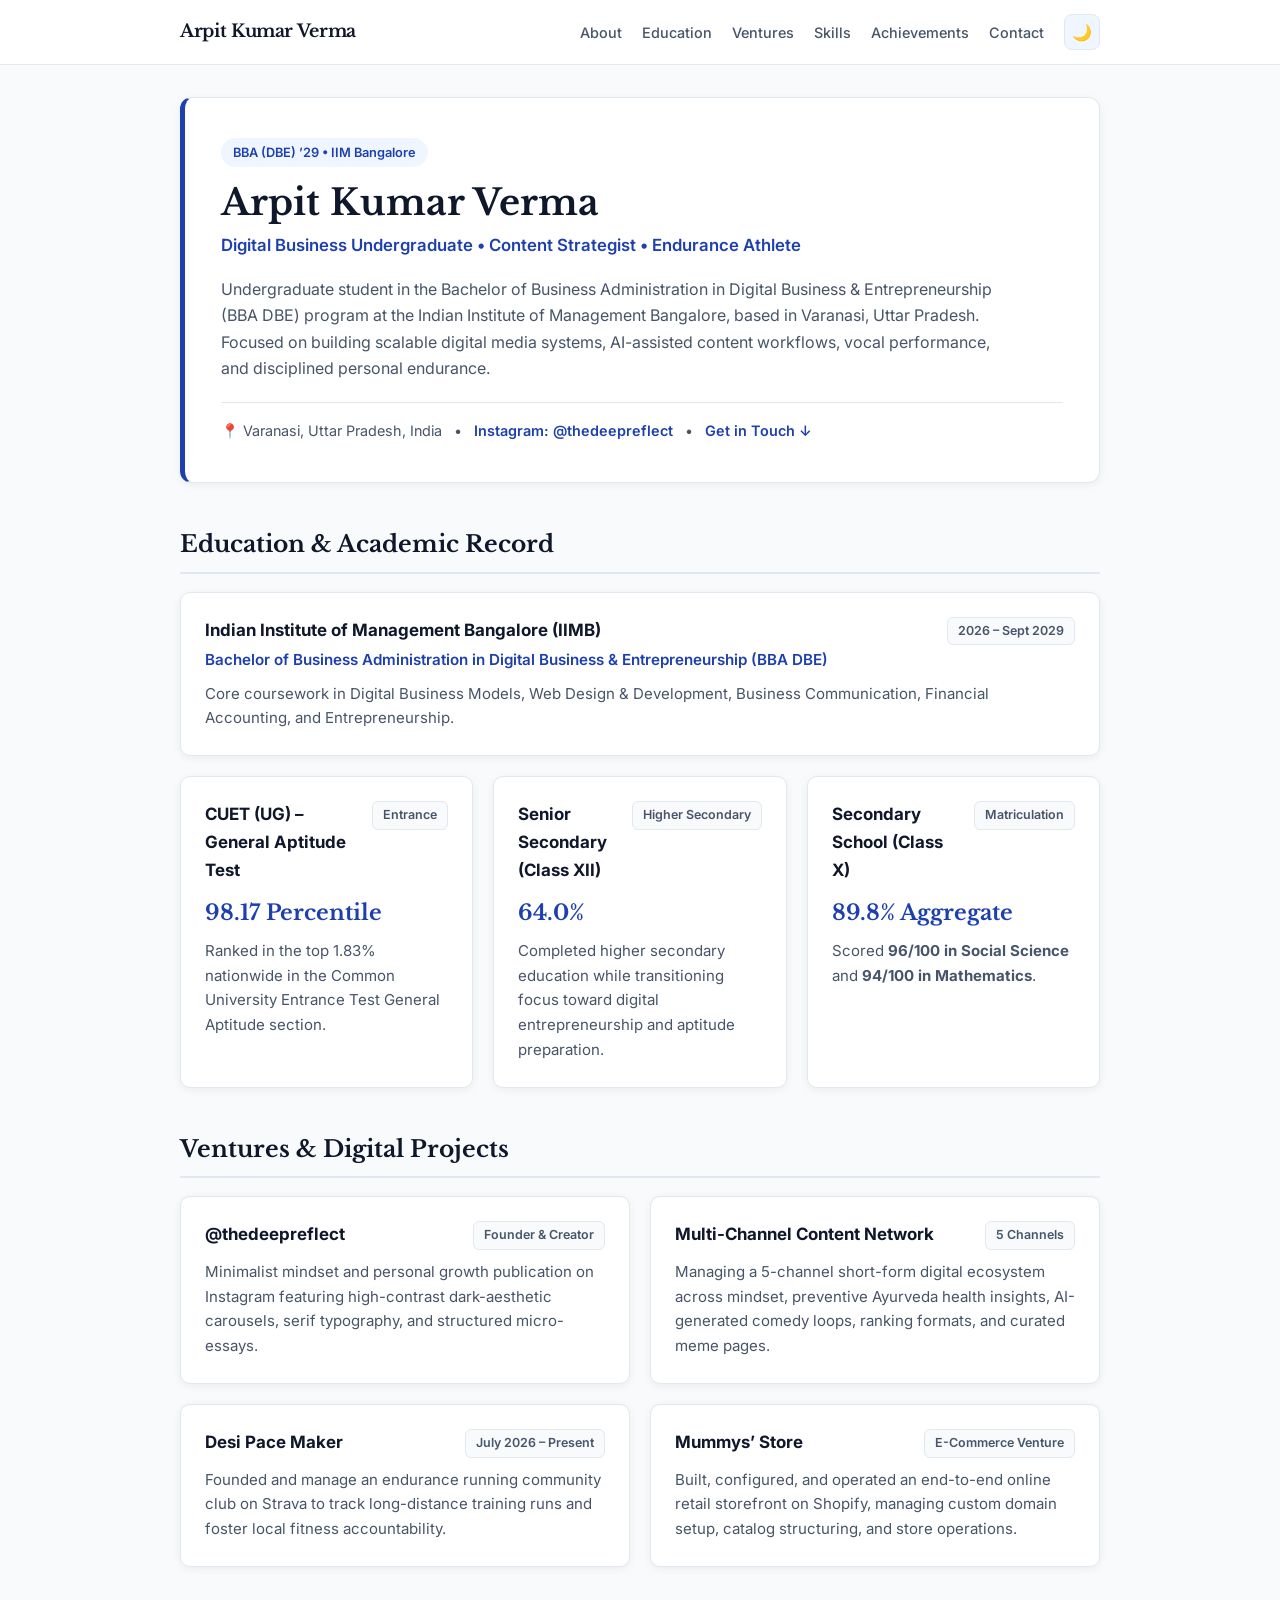
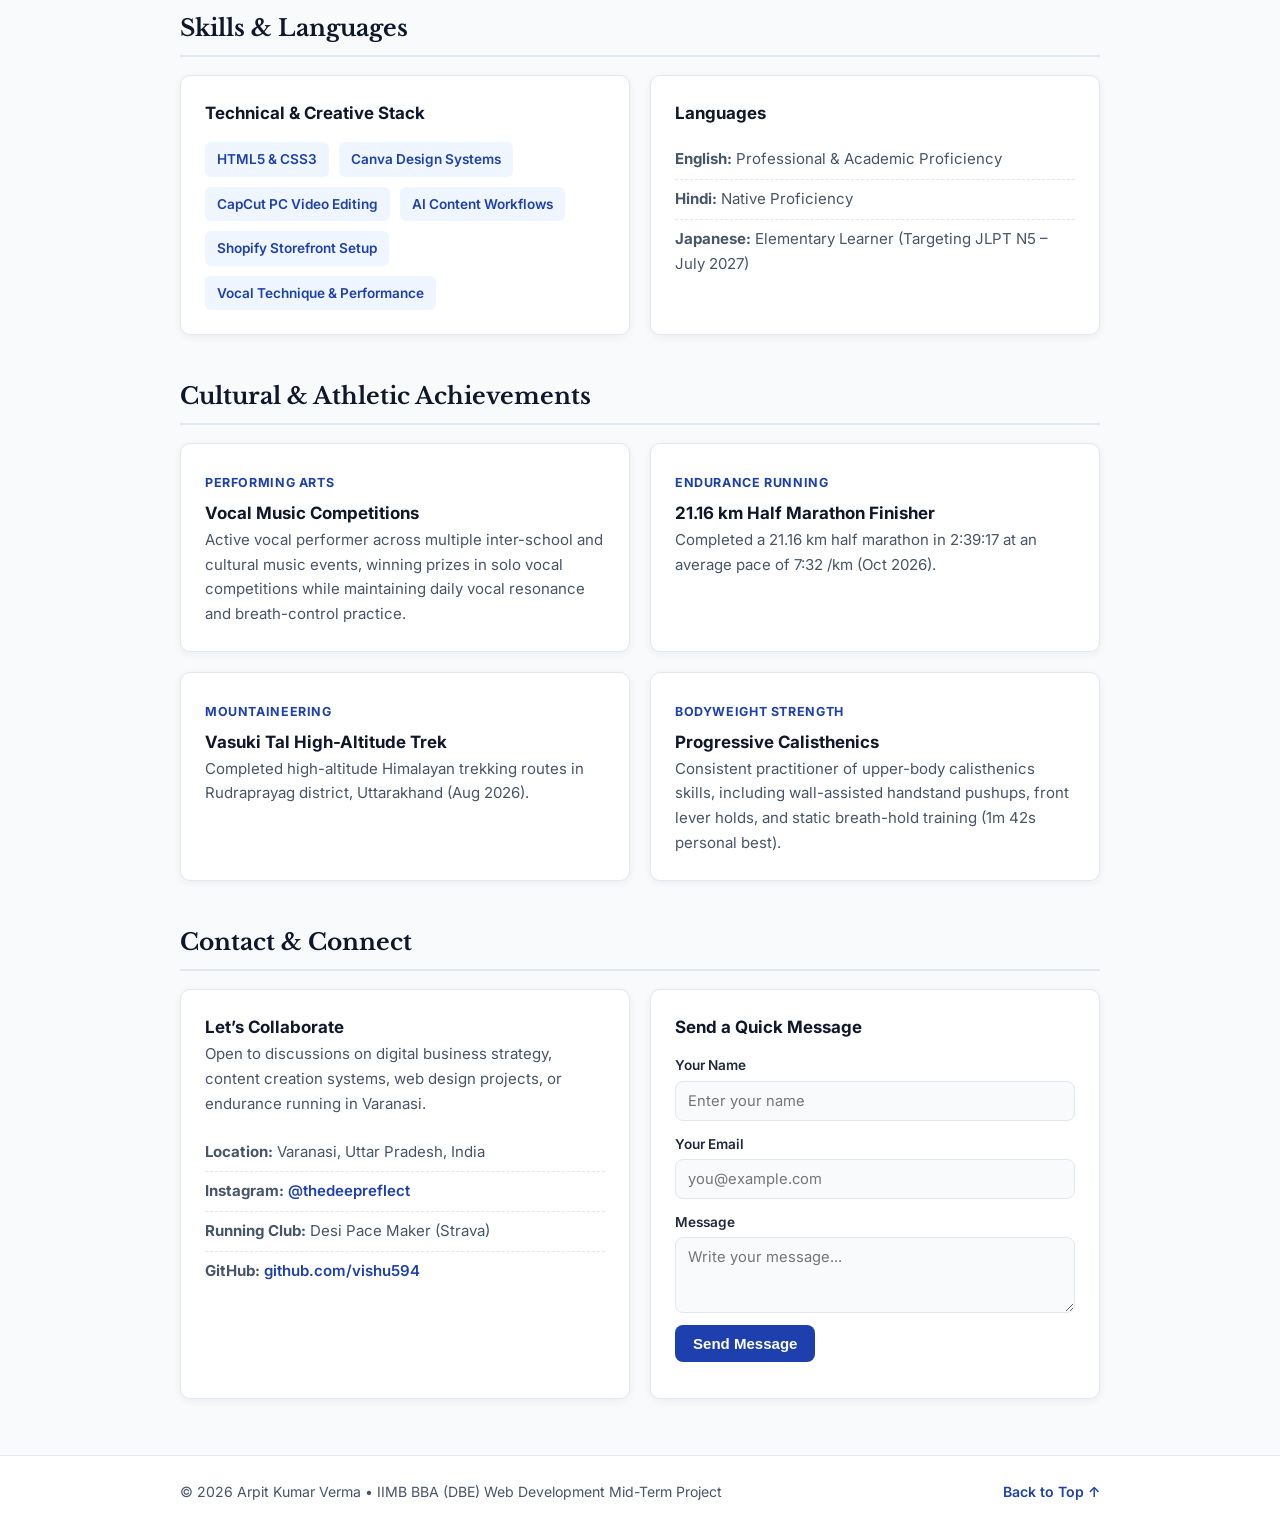
<file: index.html>
<!DOCTYPE html>
<html lang="en">
<head>
  <meta charset="UTF-8" />
  <meta name="viewport" content="width=device-width, initial-scale=1.0" />
  <title>Arpit Kumar Verma | Personal Resume</title>
  <!-- Google Fonts for Typography -->
  <link rel="preconnect" href="https://fonts.googleapis.com" />
  <link rel="preconnect" href="https://fonts.gstatic.com" crossorigin />
  <link href="https://fonts.googleapis.com/css2?family=Inter:wght@400;500;600;700&family=Libre+Baskerville:ital,wght@0,400;0,700;1,400&display=swap" rel="stylesheet" />
  <!-- External CSS Stylesheet -->
  <link rel="stylesheet" href="style.css" />
</head>
<body>

  <!-- Sticky Navigation Bar -->
  <header id="top-header">
    <nav class="navbar container">
      <a href="#about" class="brand-logo">Arpit Kumar Verma</a>
      <div class="nav-right">
        <ul class="nav-links">
          <li><a href="#about">About</a></li>
          <li><a href="#education">Education</a></li>
          <li><a href="#projects">Ventures</a></li>
          <li><a href="#skills">Skills</a></li>
          <li><a href="#achievements">Achievements</a></li>
          <li><a href="#contact">Contact</a></li>
        </ul>
        <button id="theme-toggle" class="theme-btn" aria-label="Toggle Dark Mode" title="Switch Theme">🌙</button>
      </div>
    </nav>
  </header>

  <main class="container">
    <!-- Hero / About Section -->
    <section id="about" class="hero-card">
      <div class="hero-content">
        <span class="badge">BBA (DBE) ’29 • IIM Bangalore</span>
        <h1>Arpit Kumar Verma</h1>
        <p class="subtitle">Digital Business Undergraduate • Content Strategist • Endurance Athlete</p>
        <p class="bio">
          Undergraduate student in the Bachelor of Business Administration in Digital Business &amp; Entrepreneurship (BBA DBE) program at the Indian Institute of Management Bangalore, based in Varanasi, Uttar Pradesh. Focused on building scalable digital media systems, AI-assisted content workflows, vocal performance, and disciplined personal endurance.
        </p>
        <div class="contact-bar">
          <span>📍 Varanasi, Uttar Pradesh, India</span>
          <span>•</span>
          <a href="https://instagram.com/thedeepreflect" target="_blank" rel="noopener noreferrer">Instagram: @thedeepreflect</a>
          <span>•</span>
          <a href="#contact">Get in Touch ↓</a>
        </div>
      </div>
    </section>

    <!-- Education & Academic Record Section -->
    <section id="education" class="content-section">
      <h2 class="section-heading">Education &amp; Academic Record</h2>

      <div class="card featured-card">
        <div class="card-header">
          <div>
            <h3>Indian Institute of Management Bangalore (IIMB)</h3>
            <p class="role-title">Bachelor of Business Administration in Digital Business &amp; Entrepreneurship (BBA DBE)</p>
          </div>
          <span class="date-tag">2026 – Sept 2029</span>
        </div>
        <p class="card-text">
          Core coursework in Digital Business Models, Web Design &amp; Development, Business Communication, Financial Accounting, and Entrepreneurship.
        </p>
      </div>

      <div class="grid-3 edu-grid">
        <div class="card">
          <div class="card-header">
            <h3>CUET (UG) – General Aptitude Test</h3>
            <span class="date-tag">Entrance</span>
          </div>
          <p class="metric-highlight">98.17 Percentile</p>
          <p class="card-text">Ranked in the top 1.83% nationwide in the Common University Entrance Test General Aptitude section.</p>
        </div>

        <div class="card">
          <div class="card-header">
            <h3>Senior Secondary (Class XII)</h3>
            <span class="date-tag">Higher Secondary</span>
          </div>
          <p class="metric-highlight">64.0%</p>
          <p class="card-text">Completed higher secondary education while transitioning focus toward digital entrepreneurship and aptitude preparation.</p>
        </div>

        <div class="card">
          <div class="card-header">
            <h3>Secondary School (Class X)</h3>
            <span class="date-tag">Matriculation</span>
          </div>
          <p class="metric-highlight">89.8% Aggregate</p>
          <p class="card-text">Scored <strong>96/100 in Social Science</strong> and <strong>94/100 in Mathematics</strong>.</p>
        </div>
      </div>
    </section>

    <!-- Digital Ventures & Projects Section -->
    <section id="projects" class="content-section">
      <h2 class="section-heading">Ventures &amp; Digital Projects</h2>
      <div class="grid-2">
        <article class="card">
          <div class="card-header">
            <h3>@thedeepreflect</h3>
            <span class="date-tag">Founder &amp; Creator</span>
          </div>
          <p class="card-text">
            Minimalist mindset and personal growth publication on Instagram featuring high-contrast dark-aesthetic carousels, serif typography, and structured micro-essays.
          </p>
        </article>

        <article class="card">
          <div class="card-header">
            <h3>Multi-Channel Content Network</h3>
            <span class="date-tag">5 Channels</span>
          </div>
          <p class="card-text">
            Managing a 5-channel short-form digital ecosystem across mindset, preventive Ayurveda health insights, AI-generated comedy loops, ranking formats, and curated meme pages.
          </p>
        </article>

        <article class="card">
          <div class="card-header">
            <h3>Desi Pace Maker</h3>
            <span class="date-tag">July 2026 – Present</span>
          </div>
          <p class="card-text">
            Founded and manage an endurance running community club on Strava to track long-distance training runs and foster local fitness accountability.
          </p>
        </article>

        <article class="card">
          <div class="card-header">
            <h3>Mummys’ Store</h3>
            <span class="date-tag">E-Commerce Venture</span>
          </div>
          <p class="card-text">
            Built, configured, and operated an end-to-end online retail storefront on Shopify, managing custom domain setup, catalog structuring, and store operations.
          </p>
        </article>
      </div>
    </section>

    <!-- Skills & Languages Section -->
    <section id="skills" class="content-section">
      <h2 class="section-heading">Skills &amp; Languages</h2>
      <div class="grid-2">
        <div class="card">
          <h3>Technical &amp; Creative Stack</h3>
          <ul class="tag-list">
            <li>HTML5 &amp; CSS3</li>
            <li>Canva Design Systems</li>
            <li>CapCut PC Video Editing</li>
            <li>AI Content Workflows</li>
            <li>Shopify Storefront Setup</li>
            <li>Vocal Technique &amp; Performance</li>
          </ul>
        </div>

        <div class="card">
          <h3>Languages</h3>
          <ul class="clean-list">
            <li><strong>English:</strong> Professional &amp; Academic Proficiency</li>
            <li><strong>Hindi:</strong> Native Proficiency</li>
            <li><strong>Japanese:</strong> Elementary Learner (Targeting JLPT N5 – July 2027)</li>
          </ul>
        </div>
      </div>
    </section>

    <!-- Cultural, Athletic & Personal Achievements Section -->
    <section id="achievements" class="content-section">
      <h2 class="section-heading">Cultural &amp; Athletic Achievements</h2>
      <div class="grid-2">
        <div class="card">
          <span class="milestone-metric">Performing Arts</span>
          <h3>Vocal Music Competitions</h3>
          <p class="card-text">Active vocal performer across multiple inter-school and cultural music events, winning prizes in solo vocal competitions while maintaining daily vocal resonance and breath-control practice.</p>
        </div>

        <div class="card">
          <span class="milestone-metric">Endurance Running</span>
          <h3>21.16 km Half Marathon Finisher</h3>
          <p class="card-text">Completed a 21.16 km half marathon in 2:39:17 at an average pace of 7:32 /km (Oct 2026).</p>
        </div>

        <div class="card">
          <span class="milestone-metric">Mountaineering</span>
          <h3>Vasuki Tal High-Altitude Trek</h3>
          <p class="card-text">Completed high-altitude Himalayan trekking routes in Rudraprayag district, Uttarakhand (Aug 2026).</p>
        </div>

        <div class="card">
          <span class="milestone-metric">Bodyweight Strength</span>
          <h3>Progressive Calisthenics</h3>
          <p class="card-text">Consistent practitioner of upper-body calisthenics skills, including wall-assisted handstand pushups, front lever holds, and static breath-hold training (1m 42s personal best).</p>
        </div>
      </div>
    </section>

    <!-- Contact Section -->
    <section id="contact" class="content-section">
      <h2 class="section-heading">Contact &amp; Connect</h2>
      <div class="grid-2">
        <div class="card">
          <h3>Let’s Collaborate</h3>
          <p class="card-text" style="margin-bottom: 16px;">
            Open to discussions on digital business strategy, content creation systems, web design projects, or endurance running in Varanasi.
          </p>
          <ul class="clean-list">
            <li><strong>Location:</strong> Varanasi, Uttar Pradesh, India</li>
            <li><strong>Instagram:</strong> <a href="https://instagram.com/thedeepreflect" target="_blank" rel="noopener noreferrer" class="inline-link">@thedeepreflect</a></li>
            <li><strong>Running Club:</strong> Desi Pace Maker (Strava)</li>
            <li><strong>GitHub:</strong> <a href="https://github.com/vishu594" target="_blank" rel="noopener noreferrer" class="inline-link">github.com/vishu594</a></li>
          </ul>
        </div>

        <div class="card">
          <h3>Send a Quick Message</h3>
          <form class="contact-form" onsubmit="handleFormSubmit(event)">
            <div class="form-group">
              <label for="sender-name">Your Name</label>
              <input type="text" id="sender-name" placeholder="Enter your name" required />
            </div>
            <div class="form-group">
              <label for="sender-email">Your Email</label>
              <input type="email" id="sender-email" placeholder="you@example.com" required />
            </div>
            <div class="form-group">
              <label for="sender-msg">Message</label>
              <textarea id="sender-msg" rows="3" placeholder="Write your message..." required></textarea>
            </div>
            <button type="submit" class="submit-btn">Send Message</button>
            <p id="form-feedback" class="form-feedback"></p>
          </form>
        </div>
      </div>
    </section>
  </main>

  <!-- Footer -->
  <footer id="site-footer">
    <div class="container footer-content">
      <p>© 2026 Arpit Kumar Verma • IIMB BBA (DBE) Web Development Mid-Term Project</p>
      <a href="#top-header" class="back-to-top">Back to Top ↑</a>
    </div>
  </footer>

  <!-- Lightweight Script for Dark/Light Theme Toggle & Form Feedback -->
  <script>
    const themeToggle = document.getElementById('theme-toggle');
    const rootEl = document.documentElement;

    themeToggle.addEventListener('click', () => {
      const isDark = rootEl.getAttribute('data-theme') === 'dark';
      if (isDark) {
        rootEl.removeAttribute('data-theme');
        themeToggle.textContent = '🌙';
      } else {
        rootEl.setAttribute('data-theme', 'dark');
        themeToggle.textContent = '☀️';
      }
    });

    function handleFormSubmit(event) {
      event.preventDefault();
      const name = document.getElementById('sender-name').value;
      const feedback = document.getElementById('form-feedback');
      feedback.textContent = `Thank you, ${name}! Your message has been recorded.`;
      event.target.reset();
    }
  </script>
</body>
</html>
</file>
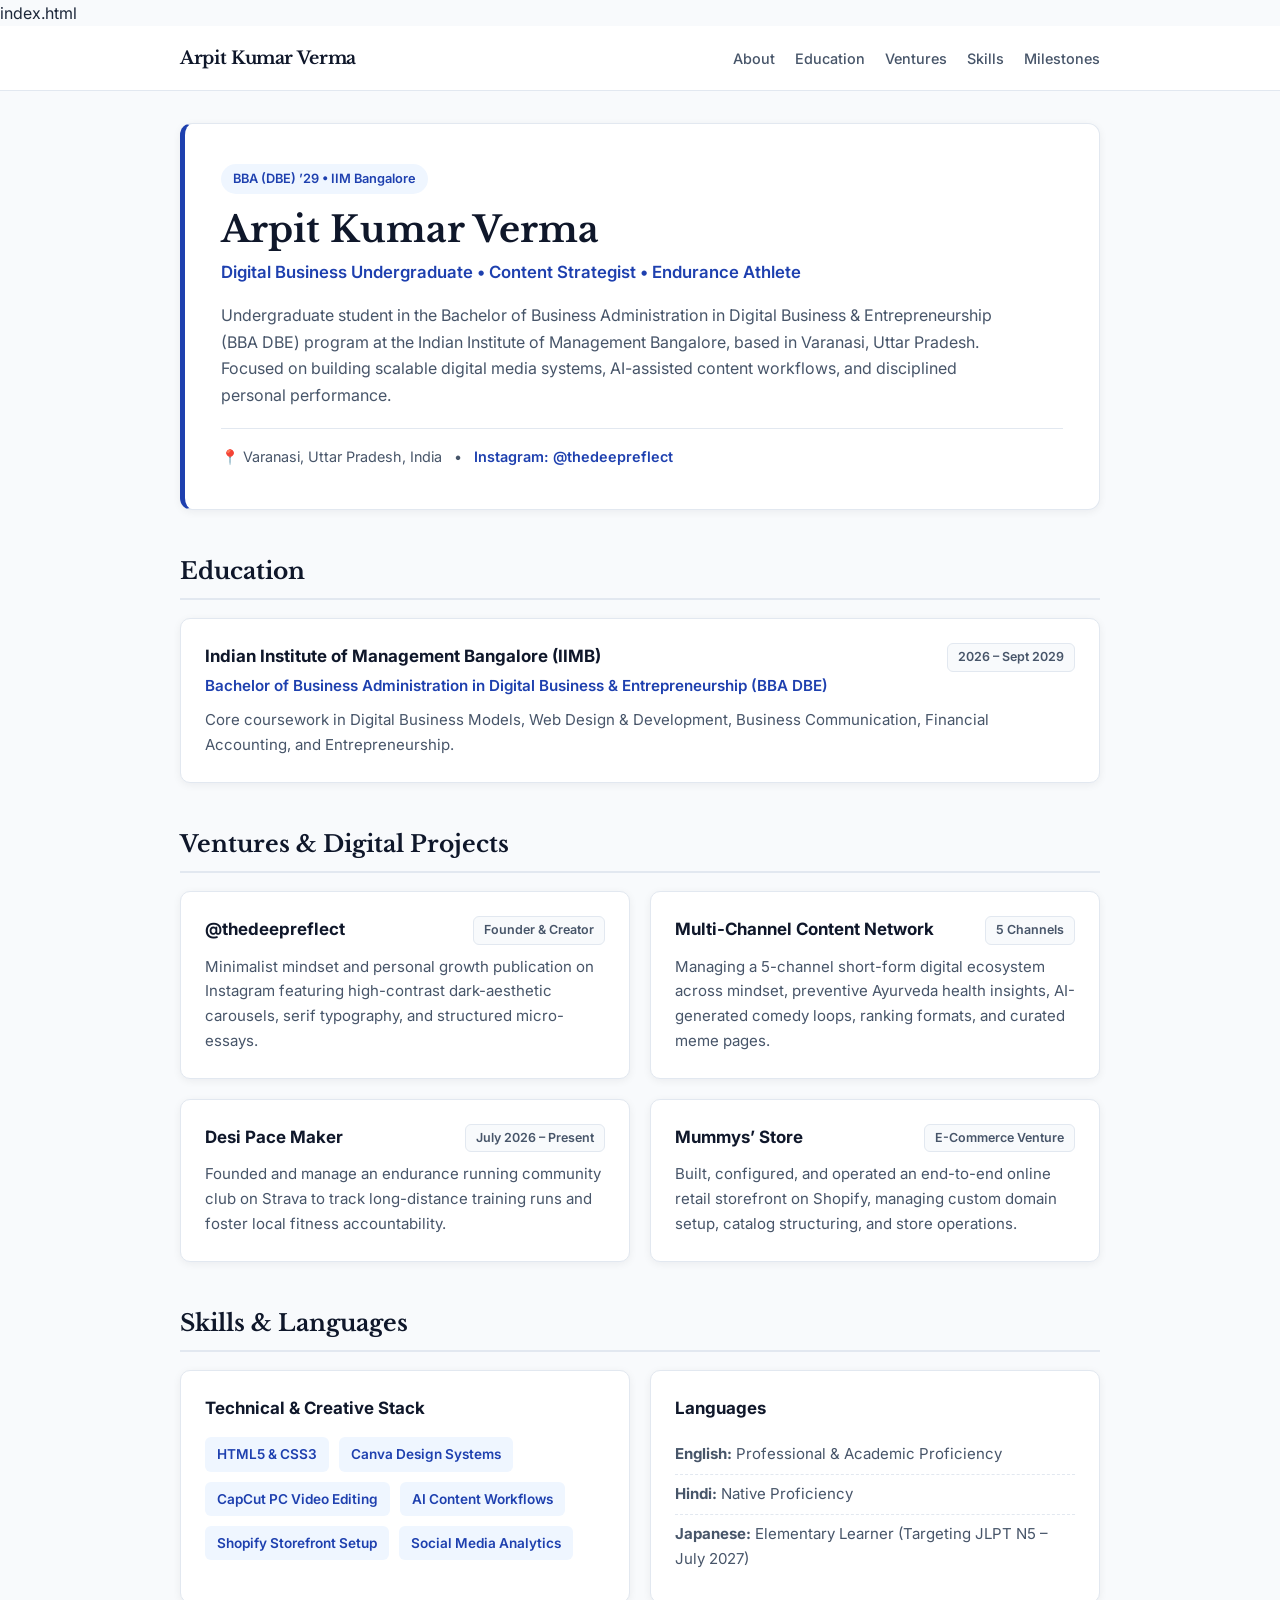
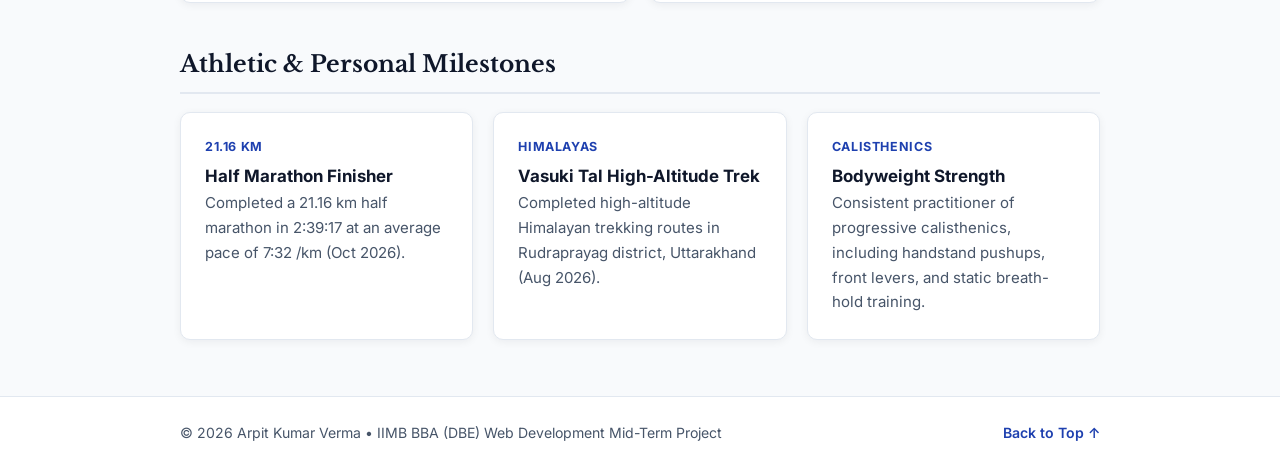
<file: gemini-code-1794887984639.html>
index.html
<html lang="en">
<head>
  <meta charset="UTF-8" />
  <meta name="viewport" content="width=device-width, initial-scale=1.0" />
  <title>Arpit Kumar Verma | Personal Resume</title>
  <!-- Google Fonts for Typography -->
  <link rel="preconnect" href="https://fonts.googleapis.com" />
  <link rel="preconnect" href="https://fonts.gstatic.com" crossorigin />
  <link href="https://fonts.googleapis.com/css2?family=Inter:wght@400;500;600;700&family=Libre+Baskerville:ital,wght@0,400;0,700;1,400&display=swap" rel="stylesheet" />
  <!-- External CSS Stylesheet -->
  <link rel="stylesheet" href="style.css" />
</head>
<body>

  <!-- Sticky Navigation Bar -->
  <header id="top-header">
    <nav class="navbar container">
      <a href="#about" class="brand-logo">Arpit Kumar Verma</a>
      <ul class="nav-links">
        <li><a href="#about">About</a></li>
        <li><a href="#education">Education</a></li>
        <li><a href="#projects">Ventures</a></li>
        <li><a href="#skills">Skills</a></li>
        <li><a href="#milestones">Milestones</a></li>
      </ul>
    </nav>
  </header>

  <main class="container">
    <!-- Hero / About Section -->
    <section id="about" class="hero-card">
      <div class="hero-content">
        <span class="badge">BBA (DBE) ’29 • IIM Bangalore</span>
        <h1>Arpit Kumar Verma</h1>
        <p class="subtitle">Digital Business Undergraduate • Content Strategist • Endurance Athlete</p>
        <p class="bio">
          Undergraduate student in the Bachelor of Business Administration in Digital Business &amp; Entrepreneurship (BBA DBE) program at the Indian Institute of Management Bangalore, based in Varanasi, Uttar Pradesh. Focused on building scalable digital media systems, AI-assisted content workflows, and disciplined personal performance.
        </p>
        <div class="contact-bar">
          <span>📍 Varanasi, Uttar Pradesh, India</span>
          <span>•</span>
          <a href="https://instagram.com/thedeepreflect" target="_blank" rel="noopener noreferrer">Instagram: @thedeepreflect</a>
        </div>
      </div>
    </section>

    <!-- Education Section -->
    <section id="education" class="content-section">
      <h2 class="section-heading">Education</h2>
      <div class="card">
        <div class="card-header">
          <div>
            <h3>Indian Institute of Management Bangalore (IIMB)</h3>
            <p class="role-title">Bachelor of Business Administration in Digital Business &amp; Entrepreneurship (BBA DBE)</p>
          </div>
          <span class="date-tag">2026 – Sept 2029</span>
        </div>
        <p class="card-text">
          Core coursework in Digital Business Models, Web Design &amp; Development, Business Communication, Financial Accounting, and Entrepreneurship.
        </p>
      </div>
    </section>

    <!-- Digital Ventures & Projects Section -->
    <section id="projects" class="content-section">
      <h2 class="section-heading">Ventures &amp; Digital Projects</h2>
      <div class="grid-2">
        <article class="card">
          <div class="card-header">
            <h3>@thedeepreflect</h3>
            <span class="date-tag">Founder &amp; Creator</span>
          </div>
          <p class="card-text">
            Minimalist mindset and personal growth publication on Instagram featuring high-contrast dark-aesthetic carousels, serif typography, and structured micro-essays.
          </p>
        </article>

        <article class="card">
          <div class="card-header">
            <h3>Multi-Channel Content Network</h3>
            <span class="date-tag">5 Channels</span>
          </div>
          <p class="card-text">
            Managing a 5-channel short-form digital ecosystem across mindset, preventive Ayurveda health insights, AI-generated comedy loops, ranking formats, and curated meme pages.
          </p>
        </article>

        <article class="card">
          <div class="card-header">
            <h3>Desi Pace Maker</h3>
            <span class="date-tag">July 2026 – Present</span>
          </div>
          <p class="card-text">
            Founded and manage an endurance running community club on Strava to track long-distance training runs and foster local fitness accountability.
          </p>
        </article>

        <article class="card">
          <div class="card-header">
            <h3>Mummys’ Store</h3>
            <span class="date-tag">E-Commerce Venture</span>
          </div>
          <p class="card-text">
            Built, configured, and operated an end-to-end online retail storefront on Shopify, managing custom domain setup, catalog structuring, and store operations.
          </p>
        </article>
      </div>
    </section>

    <!-- Skills & Languages Section -->
    <section id="skills" class="content-section">
      <h2 class="section-heading">Skills &amp; Languages</h2>
      <div class="grid-2">
        <div class="card">
          <h3>Technical &amp; Creative Stack</h3>
          <ul class="tag-list">
            <li>HTML5 &amp; CSS3</li>
            <li>Canva Design Systems</li>
            <li>CapCut PC Video Editing</li>
            <li>AI Content Workflows</li>
            <li>Shopify Storefront Setup</li>
            <li>Social Media Analytics</li>
          </ul>
        </div>

        <div class="card">
          <h3>Languages</h3>
          <ul class="clean-list">
            <li><strong>English:</strong> Professional &amp; Academic Proficiency</li>
            <li><strong>Hindi:</strong> Native Proficiency</li>
            <li><strong>Japanese:</strong> Elementary Learner (Targeting JLPT N5 – July 2027)</li>
          </ul>
        </div>
      </div>
    </section>

    <!-- Athletic & Personal Milestones Section -->
    <section id="milestones" class="content-section">
      <h2 class="section-heading">Athletic &amp; Personal Milestones</h2>
      <div class="grid-3">
        <div class="card milestone-card">
          <span class="milestone-metric">21.16 km</span>
          <h3>Half Marathon Finisher</h3>
          <p class="card-text">Completed a 21.16 km half marathon in 2:39:17 at an average pace of 7:32 /km (Oct 2026).</p>
        </div>

        <div class="card milestone-card">
          <span class="milestone-metric">Himalayas</span>
          <h3>Vasuki Tal High-Altitude Trek</h3>
          <p class="card-text">Completed high-altitude Himalayan trekking routes in Rudraprayag district, Uttarakhand (Aug 2026).</p>
        </div>

        <div class="card milestone-card">
          <span class="milestone-metric">Calisthenics</span>
          <h3>Bodyweight Strength</h3>
          <p class="card-text">Consistent practitioner of progressive calisthenics, including handstand pushups, front levers, and static breath-hold training.</p>
        </div>
      </div>
    </section>
  </main>

  <!-- Footer -->
  <footer id="site-footer">
    <div class="container footer-content">
      <p>© 2026 Arpit Kumar Verma • IIMB BBA (DBE) Web Development Mid-Term Project</p>
      <a href="#top-header" class="back-to-top">Back to Top ↑</a>
    </div>
  </footer>

</body>
</html>
</file>
<file: style.css>
/* =========================================
   1. CSS Variables & Light/Dark Color Palettes
   ========================================= */
:root {
  --bg-page: #f8fafc;
  --bg-surface: #ffffff;
  --header-bg: rgba(255, 255, 255, 0.94);
  --primary-navy: #0f172a;
  --accent-indigo: #1e40af;
  --accent-hover: #1d4ed8;
  --accent-soft: #eff6ff;
  --text-main: #1e293b;
  --text-muted: #475569;
  --border-light: #e2e8f0;
  --shadow-sm: 0 2px 8px rgba(15, 23, 42, 0.06);
  --shadow-md: 0 8px 20px rgba(15, 23, 42, 0.08);
}

[data-theme="dark"] {
  --bg-page: #050505;
  --bg-surface: #111318;
  --header-bg: rgba(17, 19, 24, 0.94);
  --primary-navy: #f8fafc;
  --accent-indigo: #60a5fa;
  --accent-hover: #93c5fd;
  --accent-soft: rgba(96, 165, 250, 0.14);
  --text-main: #e2e8f0;
  --text-muted: #94a3b8;
  --border-light: #262932;
  --shadow-sm: 0 2px 10px rgba(0, 0, 0, 0.4);
  --shadow-md: 0 8px 24px rgba(0, 0, 0, 0.6);
}

/* =========================================
   2. Reset & Base Typography
   ========================================= */
* {
  box-sizing: border-box;
  margin: 0;
  padding: 0;
}

html {
  scroll-behavior: smooth;
}

body {
  font-family: 'Inter', -apple-system, BlinkMacSystemFont, sans-serif;
  background-color: var(--bg-page);
  color: var(--text-main);
  line-height: 1.65;
  font-size: 16px;
  transition: background-color 0.25s ease, color 0.25s ease;
}

h1, h2, .brand-logo {
  font-family: 'Libre Baskerville', Georgia, serif;
  color: var(--primary-navy);
}

.container {
  max-width: 960px;
  margin: 0 auto;
  padding: 0 20px;
}

/* =========================================
   3. Sticky Navigation Bar (Positioning & Flexbox)
   ========================================= */
#top-header {
  position: sticky;
  top: 0;
  z-index: 100;
  background-color: var(--header-bg);
  border-bottom: 1px solid var(--border-light);
  backdrop-filter: blur(8px);
}

.navbar {
  display: flex;
  justify-content: space-between;
  align-items: center;
  height: 64px;
}

.nav-right {
  display: flex;
  align-items: center;
  gap: 20px;
}

.brand-logo {
  font-size: 1.1rem;
  font-weight: 700;
  text-decoration: none;
  letter-spacing: -0.02em;
}

.nav-links {
  list-style: none;
  display: flex;
  gap: 20px;
}

.nav-links a {
  text-decoration: none;
  color: var(--text-muted);
  font-size: 0.9rem;
  font-weight: 500;
  transition: color 0.2s ease;
}

.nav-links a:hover {
  color: var(--accent-indigo);
}

.theme-btn {
  background-color: var(--accent-soft);
  border: 1px solid var(--border-light);
  color: var(--text-main);
  width: 36px;
  height: 36px;
  border-radius: 8px;
  cursor: pointer;
  font-size: 1rem;
  display: flex;
  align-items: center;
  justify-content: center;
  transition: transform 0.2s ease;
}

.theme-btn:hover {
  transform: scale(1.06);
}

/* =========================================
   4. Hero Section
   ========================================= */
.hero-card {
  background-color: var(--bg-surface);
  border: 1px solid var(--border-light);
  border-left: 5px solid var(--accent-indigo);
  border-radius: 12px;
  padding: 40px 36px;
  margin-top: 32px;
  box-shadow: var(--shadow-sm);
}

.badge {
  display: inline-block;
  background-color: var(--accent-soft);
  color: var(--accent-indigo);
  font-size: 0.8rem;
  font-weight: 600;
  padding: 4px 12px;
  border-radius: 999px;
  margin-bottom: 14px;
}

.hero-card h1 {
  font-size: 2.25rem;
  line-height: 1.2;
  margin-bottom: 8px;
}

.subtitle {
  font-size: 1.05rem;
  font-weight: 600;
  color: var(--accent-indigo);
  margin-bottom: 16px;
}

.bio {
  color: var(--text-muted);
  max-width: 780px;
  margin-bottom: 20px;
}

.contact-bar {
  display: flex;
  flex-wrap: wrap;
  gap: 12px;
  font-size: 0.9rem;
  color: var(--text-muted);
  padding-top: 16px;
  border-top: 1px solid var(--border-light);
}

.contact-bar a, .inline-link {
  color: var(--accent-indigo);
  text-decoration: none;
  font-weight: 600;
}

.contact-bar a:hover, .inline-link:hover {
  text-decoration: underline;
}

/* =========================================
   5. Sections, Cards & Grid Layouts
   ========================================= */
.content-section {
  margin-top: 42px;
}

.section-heading {
  font-size: 1.45rem;
  margin-bottom: 18px;
  padding-bottom: 8px;
  border-bottom: 2px solid var(--border-light);
}

.featured-card {
  margin-bottom: 20px;
}

.grid-2 {
  display: grid;
  grid-template-columns: repeat(2, 1fr);
  gap: 20px;
}

.grid-3 {
  display: grid;
  grid-template-columns: repeat(3, 1fr);
  gap: 20px;
}

.card {
  background-color: var(--bg-surface);
  border: 1px solid var(--border-light);
  border-radius: 10px;
  padding: 24px;
  box-shadow: var(--shadow-sm);
  transition: transform 0.2s ease, box-shadow 0.2s ease;
}

.card:hover {
  transform: translateY(-2px);
  box-shadow: var(--shadow-md);
}

.card-header {
  display: flex;
  justify-content: space-between;
  align-items: flex-start;
  gap: 12px;
  margin-bottom: 10px;
}

.card h3 {
  font-size: 1.06rem;
  color: var(--primary-navy);
}

.role-title {
  font-weight: 600;
  color: var(--accent-indigo);
  font-size: 0.95rem;
  margin-top: 2px;
}

.metric-highlight {
  font-family: 'Libre Baskerville', Georgia, serif;
  font-size: 1.35rem;
  font-weight: 700;
  color: var(--accent-indigo);
  margin: 6px 0 8px;
}

.date-tag {
  font-size: 0.78rem;
  font-weight: 600;
  background-color: var(--bg-page);
  color: var(--text-muted);
  border: 1px solid var(--border-light);
  padding: 3px 10px;
  border-radius: 6px;
  white-space: nowrap;
}

.card-text {
  color: var(--text-muted);
  font-size: 0.94rem;
}

/* =========================================
   6. Skill Tags, Lists & Contact Form
   ========================================= */
.tag-list {
  list-style: none;
  display: flex;
  flex-wrap: wrap;
  gap: 10px;
  margin-top: 14px;
}

.tag-list li {
  background-color: var(--accent-soft);
  color: var(--accent-indigo);
  font-size: 0.85rem;
  font-weight: 600;
  padding: 6px 12px;
  border-radius: 6px;
}

.clean-list {
  list-style: none;
  margin-top: 12px;
}

.clean-list li {
  padding: 7px 0;
  font-size: 0.94rem;
  color: var(--text-muted);
  border-bottom: 1px dashed var(--border-light);
}

.clean-list li:last-child {
  border-bottom: none;
}

.milestone-metric {
  display: inline-block;
  font-size: 0.78rem;
  font-weight: 700;
  text-transform: uppercase;
  letter-spacing: 0.05em;
  color: var(--accent-indigo);
  margin-bottom: 6px;
}

.contact-form {
  margin-top: 12px;
  display: flex;
  flex-direction: column;
  gap: 12px;
}

.form-group {
  display: flex;
  flex-direction: column;
  gap: 4px;
}

.form-group label {
  font-size: 0.85rem;
  font-weight: 600;
  color: var(--text-main);
}

.form-group input,
.form-group textarea {
  padding: 10px 12px;
  border: 1px solid var(--border-light);
  border-radius: 8px;
  background-color: var(--bg-page);
  color: var(--text-main);
  font-family: inherit;
  font-size: 0.92rem;
  transition: border-color 0.2s ease, box-shadow 0.2s ease;
}

.form-group input:focus,
.form-group textarea:focus {
  outline: none;
  border-color: var(--accent-indigo);
  box-shadow: 0 0 0 3px var(--accent-soft);
}

.submit-btn {
  background-color: var(--accent-indigo);
  color: #ffffff;
  border: none;
  padding: 10px 18px;
  border-radius: 8px;
  font-weight: 600;
  font-size: 0.94rem;
  cursor: pointer;
  align-self: flex-start;
  transition: background-color 0.2s ease;
}

[data-theme="dark"] .submit-btn {
  color: #050505;
}

.submit-btn:hover {
  background-color: var(--accent-hover);
}

.form-feedback {
  font-size: 0.88rem;
  font-weight: 600;
  color: var(--accent-indigo);
}

/* =========================================
   7. Footer & Responsive Breakpoints
   ========================================= */
#site-footer {
  margin-top: 56px;
  padding: 24px 0;
  border-top: 1px solid var(--border-light);
  background-color: var(--bg-surface);
  font-size: 0.88rem;
  color: var(--text-muted);
}

.footer-content {
  display: flex;
  justify-content: space-between;
  align-items: center;
}

.back-to-top {
  color: var(--accent-indigo);
  text-decoration: none;
  font-weight: 600;
}

@media (max-width: 768px) {
  .navbar {
    flex-direction: column;
    height: auto;
    padding: 12px 0;
    gap: 10px;
  }

  .nav-right {
    flex-wrap: wrap;
    justify-content: center;
  }

  .nav-links {
    gap: 12px;
    flex-wrap: wrap;
    justify-content: center;
  }

  .hero-card {
    padding: 28px 22px;
  }

  .hero-card h1 {
    font-size: 1.75rem;
  }

  .grid-2, .grid-3 {
    grid-template-columns: 1fr;
  }

  .footer-content {
    flex-direction: column;
    gap: 10px;
    text-align: center;
  }
}
</file>
